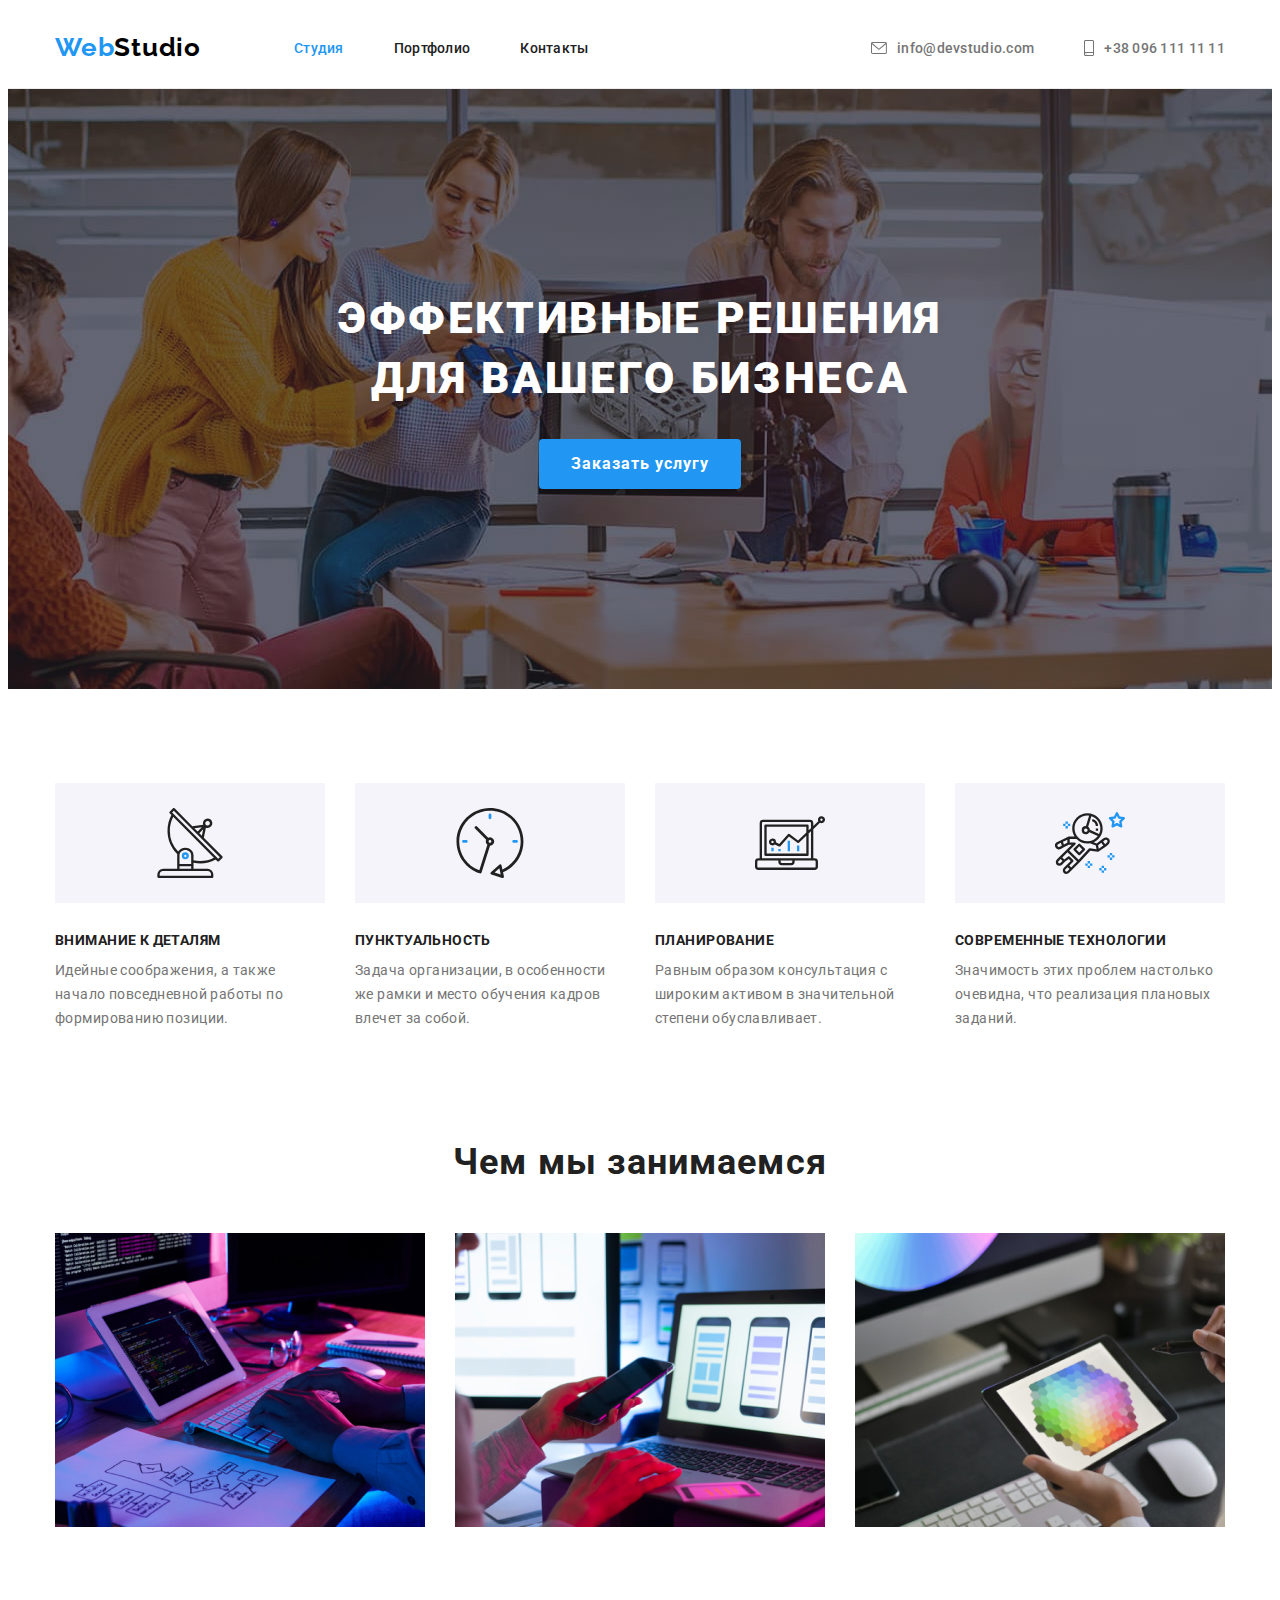
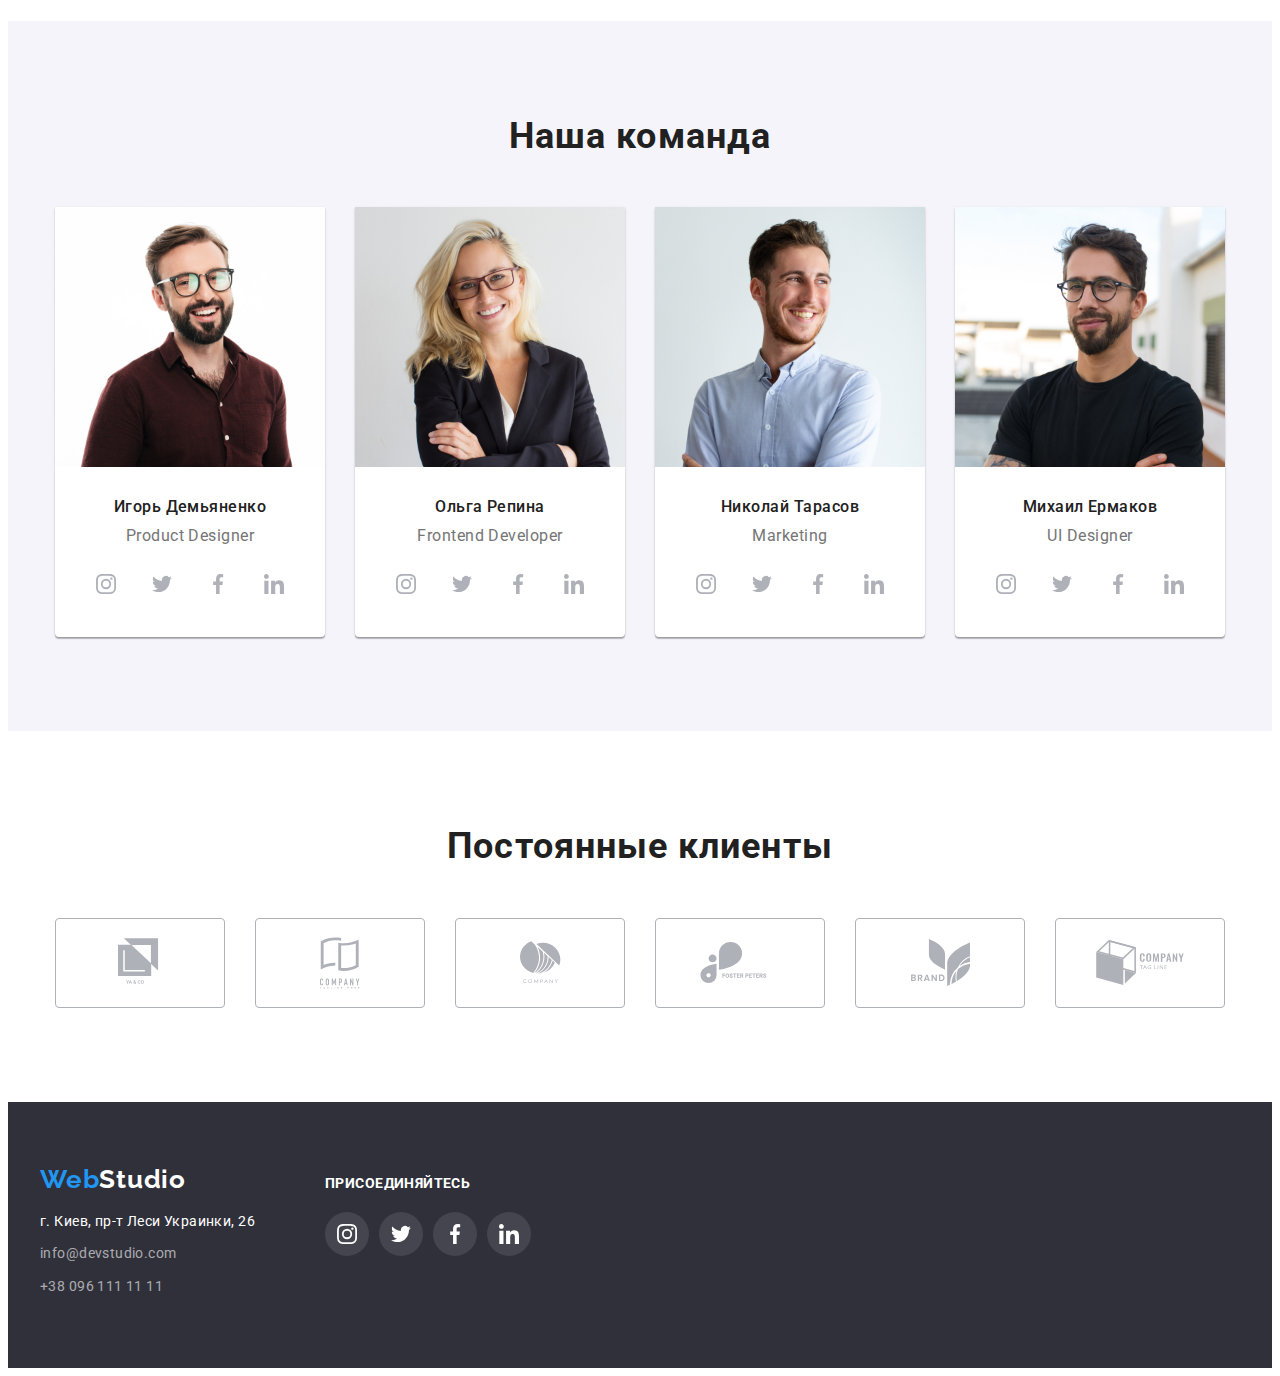
<file: index.html>
<!DOCTYPE html>
<html lang="ru">
<head>
    <meta charset="UTF-8">
    <meta name="viewport" content="width=device-width, initial-scale=1.0">
    <title>WebStudio</title>
    <link rel="preconnect" href="https://fonts.gstatic.com">
    <link href="https://fonts.googleapis.com/css2?family=Raleway:wght@700&family=Roboto:wght@400;500;700;900&display=swap"
        rel="stylesheet">
        <link rel="stylesheet" href="https://cdnjs.cloudflare.com/ajax/libs/modern-normalize/1.0.0/modern-normalize.min.css"
            integrity="sha512-ISS7cAi1PEhQ8jnbJpJZMd29NlhNj4AWYyLOSp2CE/CsHxTCu+r+t0D2yoJudVrd0/8fTVPUVDzY5Tvli75u/g=="
            crossorigin="anonymous" />
    <link rel="stylesheet" href="./css/styles.css">

</head>
<body>
    <header class="header">
        <div class="container main-nav">
            <nav class="main-nav">
                <a href="/" class="mainlogo"> <span class="logo">Web</span>Studio </a>

                <ul class="site-nav list">               
                    <li class="item">
                        <a href="./index.html" class="link current">Студия</a>
                    </li>
                    <li class="item">
                        <a href="./portfolio.html" class="link">Портфолио</a>
                    </li>
                    <li class="item">
                        <a href="#" class="link">Контакты</a>
                    </li>
                </ul>
            </nav>
            <ul class="nav-contact list">
                <li class="item">
                    <a href="mailto:info@devstudio.com" class="contact-link">
                        <svg class="iconteam contact" width="16" height="12">
                            <use href="./images/symbol-defs.svg#icon-envelope"></use>
                        </svg>
                        info@devstudio.com</a>
                </li>
                <li class="item">
                    <a href="tel:+380961111111" class="contact-link">
                        <svg class="iconteam contact" width="10" height="16">
                            <use href="./images/symbol-defs.svg#icon-smartphone"></use>
                        </svg>
                        +38 096 111 11 11
                    </a>
                </li>
            </ul>
        </div>
    </header>

    <main>
         <section class="hero">
            <h1 class="hero-title">Эффективные решения <br/>для вашего бизнеса</h1>
            <a href="#" class="hero-link">Заказать услугу</a>
        </section>
       
        <section class="section features">
            <div class="container">
                <h2 class="visually-hidden">Особенности</h2>
                <ul class="list features">
                    <li class="item icon-antenna">
                        <div class="logocontainer">
                        <svg class="logofeatures" width="70" height="70">
                            <use href="./images/symbol-defs.svg#icon-antenna"></use>
                        </svg>
                        </div>
                        <h3 class="features-title">Внимание к деталям</h3>
                        <p class="text">Идейные соображения, а также начало повседневной работы по формированию позиции.</p>
                    </li>
                    <li class="item icon-clokc">
                        <div class="logocontainer">
                            <svg class="logofeatures" width="70" height="70">
                                <use href="./images/symbol-defs.svg#icon-clock"></use>
                            </svg>
                        </div>
                        <h3 class="features-title">Пунктуальность</h3>
                        <p class="text">
                            Задача организации, в особенности же рамки и место обучения кадров влечет за собой.
                        </p>
                    </li>
                    <li class="item icon-diagram">
                        <div class="logocontainer">
                            <svg class="logofeatures" width="70" height="70">
                                <use href="./images/symbol-defs.svg#icon-diagram"></use>
                            </svg>
                        </div>
                        <h3 class="features-title">Планирование</h3>
                        <p class="text">
                            Равным образом консультация с широким активом в значительной степени обуславливает.
                        </p>
                    </li>
                    <li class="item icon-astronaut">
                        <div class="logocontainer">
                            <svg class="logofeatures" width="70" height="70">
                                <use href="./images/symbol-defs.svg#icon-astronaut"></use>
                            </svg>
                        </div>
                        <h3 class="features-title">Современные технологии</h3>
                        <p class="text">
                            Значимость этих проблем настолько очевидна, что реализация плановых заданий.
                        </p>
                    </li>
                </ul>
            </div>
            
        </section>
        <section class="section  paddingtop">
            <div class="container">
                <h2 class="section-title">Чем мы занимаемся</h2>
                <ul class="features list">
                    <li class="item-img">
                        <img src="./images/box1.jpg" alt="photo" width="370" class="photo">
                    </li>
                    <li class="item-img">
                        <img src="./images/box2.jpg" alt="photo" width="370" class="photo">
                    </li>
                    <li class="item-img">
                        <img src="./images/box3.jpg" alt="photo" width="370" class="photo">
                    </li>
                </ul>
            </div>
        </section>
        <section class="section team">
            <div class="container">
                <h2 class="section-title">Наша команда</h2>
                <ul class="features list">
                    <li class="item team-ietm">
                        <img src="./images/igor.jpg" alt="photo-igor" width="270" class="photo">
                        <div class="team-text">
                            <h3 class="name-title">Игорь Демьяненко</h3>
                            <p lang="en" class="text">Product Designer</p>
                            <ul class="list team-contacts">
                                <li class="social-item">
                                    <a href="#" class="social-link">
                                        <svg class="iconteam" width="20" height="20">
                                            <use href="./images/symbol-defs.svg#icon-inst"></use>
                                        </svg>
                                    </a>
                                </li>
                                <li class="social-item">
                                    <a href="#" class="social-link">
                                        <svg class="iconteam" width="20" height="20">
                                            <use href="./images/symbol-defs.svg#icon-twit"></use>
                                        </svg>
                                    </a>
                                </li>
                                <li class="social-item">
                                    <a href="#" class="social-link">
                                        <svg class="iconteam" width="20" height="20">
                                            <use href="./images/symbol-defs.svg#icon-fb"></use>
                                        </svg>
                                    </a>
                                </li>
                                <li class="social-item">
                                    <a href="#" class="social-link">
                                        <svg class="iconteam" width="20" height="20">
                                            <use href="./images/symbol-defs.svg#icon-ln"></use>
                                        </svg>
                                    </a>
                                </li>
                            </ul>
                        </div>
                    </li>
                    <li class="item team-ietm">
                        <img src="./images/olga.jpg" alt="photo-olga" width="270" class="photo">
                        <div class="team-text">
                            <h3 class="name-title">Ольга Репина</h3>
                            <p lang="en" class="text">Frontend Developer</p>
                            <ul class="list team-contacts">
                                <li class="social-item">
                                    <a href="#" class="social-link">
                                        <svg class="iconteam" width="20" height="20">
                                            <use href="./images/symbol-defs.svg#icon-inst"></use>
                                        </svg>
                                    </a>
                                </li>
                                <li class="social-item">
                                    <a href="#" class="social-link">
                                        <svg class="iconteam" width="20" height="20">
                                            <use href="./images/symbol-defs.svg#icon-twit"></use>
                                        </svg>
                                    </a>
                                </li>
                                <li class="social-item">
                                    <a href="#" class="social-link">
                                        <svg class="iconteam" width="20" height="20">
                                            <use href="./images/symbol-defs.svg#icon-fb"></use>
                                        </svg>
                                    </a>
                                </li>
                                <li class="social-item">
                                    <a href="#" class="social-link">
                                         <svg class="iconteam" width="20" height="20">
                                            <use href="./images/symbol-defs.svg#icon-ln"></use>
                                        </svg>
                                    </a>
                                </li>
                            </ul>
                        </div>

                    </li>
                    <li class="item team-ietm">
                        <img src="./images/nikolay.jpg" alt="photo-nikolay" width="270" class="photo">
                        <div class="team-text">
                            <h3 class="name-title">Николай Тарасов</h3>
                            <p lang="en" class="text">Marketing</p>
                            <ul class="list team-contacts">
                                <li class="social-item">
                                    <a href="#" class="social-link">
                                        <svg class="iconteam" width="20" height="20">
                                            <use href="./images/symbol-defs.svg#icon-inst"></use>
                                        </svg>
                                    </a>
                                </li>
                                <li class="social-item">
                                    <a href="#" class="social-link">
                                        <svg class="iconteam" width="20" height="20">
                                            <use href="./images/symbol-defs.svg#icon-twit"></use>
                                        </svg>
                                    </a>
                                </li>
                                <li class="social-item">
                                    <a href="#" class="social-link">
                                        <svg class="iconteam" width="20" height="20">
                                            <use href="./images/symbol-defs.svg#icon-fb"></use>
                                        </svg>
                                    </a>
                                </li>
                                <li class="social-item">
                                    <a href="#" class="social-link">
                                        <svg class="iconteam" width="20" height="20">
                                            <use href="./images/symbol-defs.svg#icon-ln"></use>
                                        </svg>
                                    </a>
                                </li>
                            </ul>
                        </div>

                    </li>
                    <li class="item team-ietm">
                        <img src="./images/mihail.jpg" alt="photo-mihail" width="270" class="photo">
                        <div class="team-text">
                            <h3 class="name-title">Михаил Ермаков</h3>
                            <p lang="en" class="text">UI Designer</p>
                            <ul class="list team-contacts">
                                <li class="social-item">
                                    <a href="#" class="social-link">
                                        <svg class="iconteam" width="20" height="20">
                                            <use href="./images/symbol-defs.svg#icon-inst"></use>
                                        </svg>
                                    </a>
                                </li>
                                <li class="social-item">
                                    <a href="#"  class="social-link">
                                        <svg class="iconteam" width="20" height="20">
                                            <use href="./images/symbol-defs.svg#icon-twit"></use>
                                        </svg>
                                    </a>
                                </li>
                                <li class="social-item">
                                    <a href="#" class="social-link">
                                        <svg class="iconteam" width="20" height="20">
                                            <use href="./images/symbol-defs.svg#icon-fb"></use>
                                        </svg>
                                    </a>
                                </li>
                                <li class="social-item">
                                    <a href="#" class="social-link">
                                        <svg class="iconteam" width="20" height="20">
                                            <use href="./images/symbol-defs.svg#icon-ln"></use>
                                        </svg>
                                    </a>
                                </li>
                            </ul>
                        </div>

                    </li>
                </ul>
            </div>
        </section>
        <section class="section client">
            <div class="container">
                <h2 class="section-title">Постоянные клиенты</h2>
                <ul class="list client">
                    <li class="client-item">
                        <a href="#" class="clientlink">
                            <svg class="logoclient" width="44.27" height="49.23">
                                <use href="./images/symbol-defs.svg#icon-logoya"></use>
                            </svg>
                        </a>
                    </li>
                    <li class="client-item">
                        <a href="#" class="clientlink">
                            <svg class="logoclient" width="40" height="52">
                                <use href="./images/symbol-defs.svg#icon-logotag"></use>
                            </svg>
                        </a>
                    </li>
                    <li class="client-item">
                        <a href="#" class="clientlink">
                            <svg class="logoclient" width="41" height="42.6">
                                <use href="./images/symbol-defs.svg#icon-logocompany"></use>
                            </svg>
                        </a>
                    </li>
                    <li class="client-item">
                        <a href="#" class="clientlink">
                            <svg class="logoclient" width="79.66" height="42">
                                <use href="./images/symbol-defs.svg#icon-logofoster"></use>
                            </svg>
                        </a>
                    </li>
                    <li class="client-item">
                        <a href="#" class="clientlink">
                            <svg class="logoclient" width="59" height="47">
                                <use href="./images/symbol-defs.svg#icon-logobrand"></use>
                            </svg>
                        </a>
                    </li>
                    <li class="client-item">
                        <a href="#" class="clientlink">
                            <svg class="logoclient" width="88.48" height="45.44">
                                <use href="./images/symbol-defs.svg#icon-logotagline"></use>
                            </svg>
                        </a>
                    </li>
                    
                </ul>
            </div>
        </section>
    </main>

    <footer class="footer">
        <div class="container footeroll">
                <div class="footer-container adress">
                    <a href="/" class="mainlogo"> <span class="logo">Web</span>Studio </a>
                    <address class="adress">
                        <p class="adress-text"> г. Киев, пр-т Леси Украинки, 26 </p>
                        <ul class="list">
                            <li class="footer-item">
                                <a href="mailto:info@devstudio.com" class="footer-link">info@devstudio.com</a>
                            </li>
                            <li class="footer-item">
                                <a href="tel:+380961111111" class="footer-link tel">+38 096 111 11 11</a>
                            </li>
                        </ul>
                    </address>
                </div>
                <div class="footer-container social">
                    <p class="social-title">присоединяйтесь</p>
                    <ul class="list social">
                        <li class="social-item socialmain">
                            <a href="#" class="social-link socialmain">
                                <svg class="iconteam" width="20" height="20">
                                    <use href="./images/symbol-defs.svg#icon-inst"></use>
                                </svg>
                            </a>
                        </li>
                        <li class="social-item socialmain">
                            <a href="#" class="social-link socialmain">
                                <svg class="iconteam" width="20" height="20">
                                    <use href="./images/symbol-defs.svg#icon-twit"></use>
                                </svg>
                            </a>
                        </li>
                        <li class="social-item socialmain">
                            <a href="#" class="social-link socialmain">
                                <svg class="iconteam" width="20" height="20">
                                    <use href="./images/symbol-defs.svg#icon-fb"></use>
                                </svg>
                            </a>
                        </li>
                        <li class="social-item socialmain">
                            <a href="#" class="social-link socialmain">
                                <svg class="iconteam" width="20" height="20">
                                    <use href="./images/symbol-defs.svg#icon-ln"></use>
                                </svg>
                            </a>
                        </li>
                    </ul>
                </div>
            </div>  
    </footer>
</body>
</html>
</file>
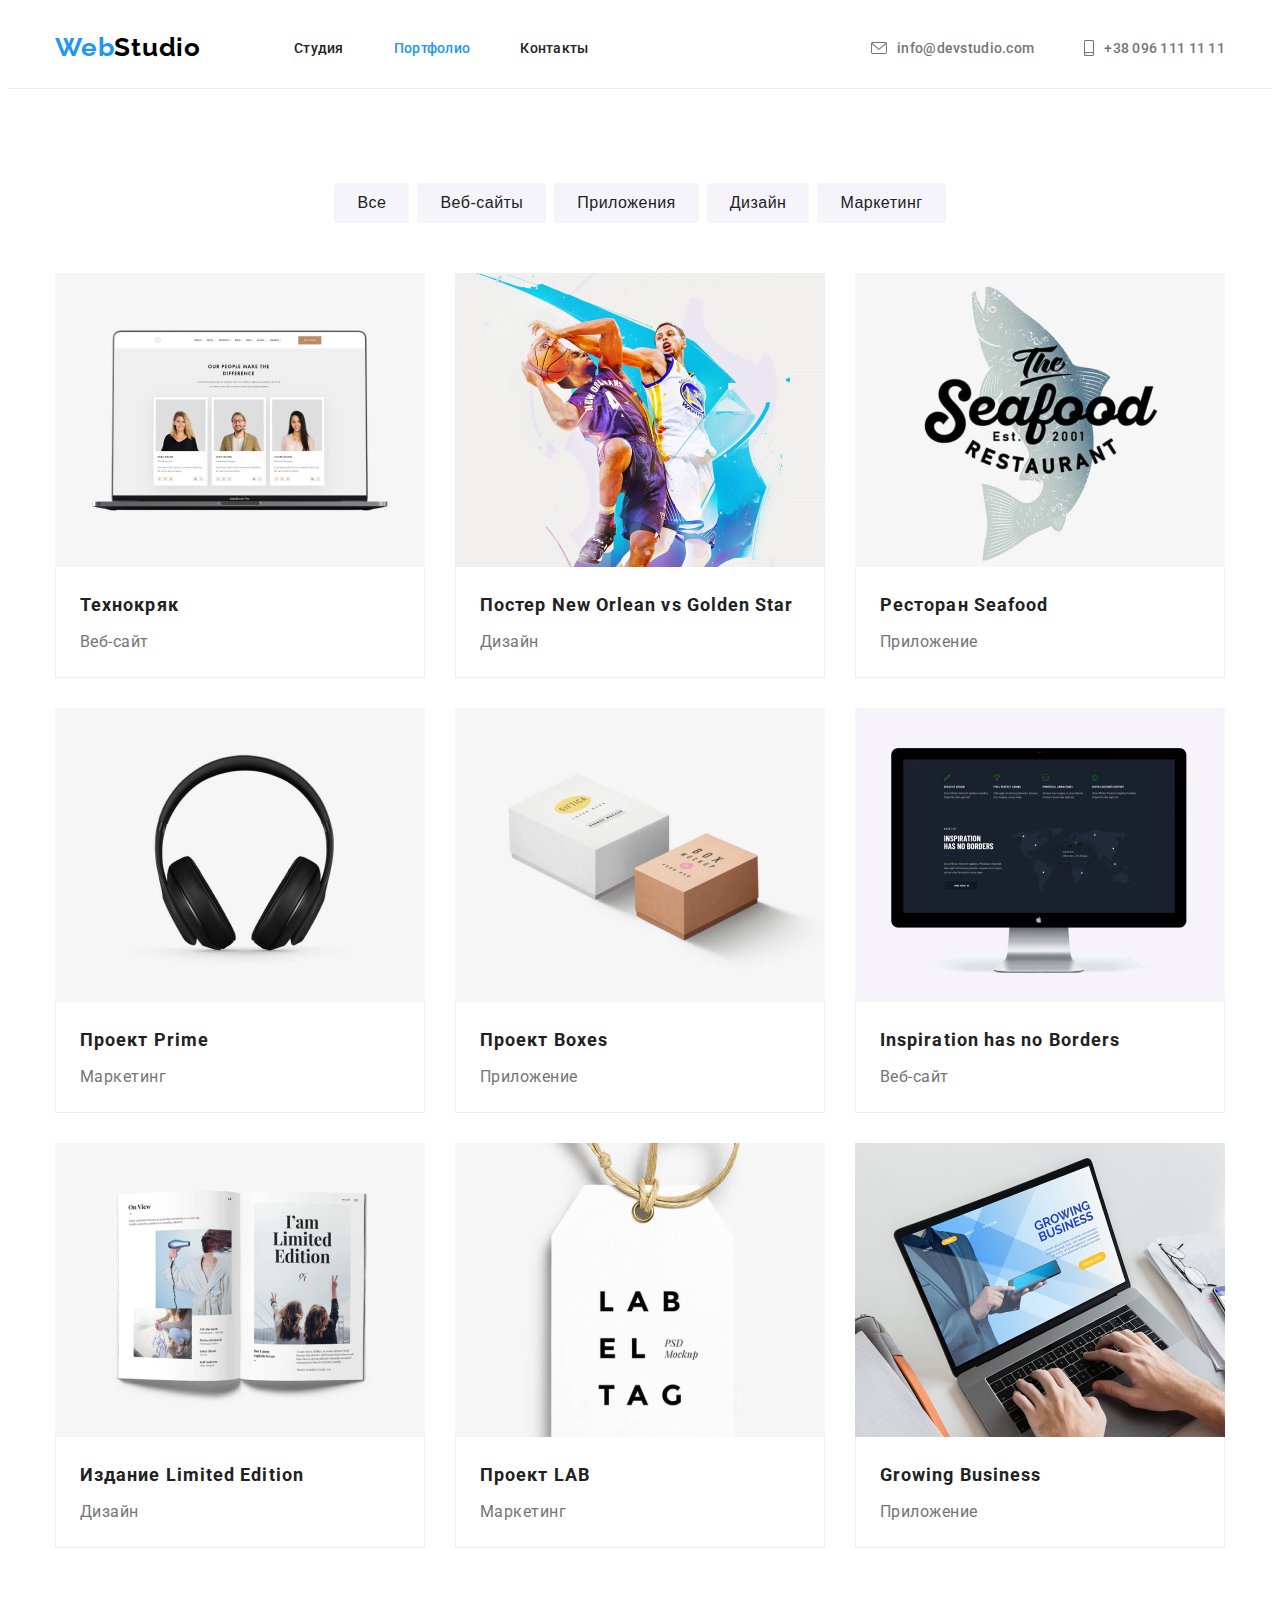
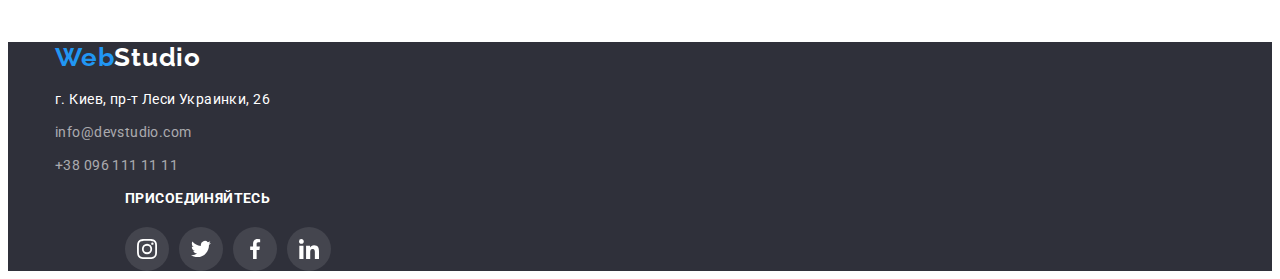
<file: portfolio.html>
<!DOCTYPE html>
<html lang="ru">
<head>
    <meta charset="UTF-8">
    <meta name="viewport" content="width=device-width, initial-scale=1.0">
    <title>WebStudio</title>
    <link rel="preconnect" href="https://fonts.gstatic.com">
    <link href="https://fonts.googleapis.com/css2?family=Raleway:wght@700&family=Roboto:wght@400;500;700;900&display=swap"
        rel="stylesheet">
        <link rel="stylesheet" href="https://cdnjs.cloudflare.com/ajax/libs/modern-normalize/1.0.0/modern-normalize.min.css"
            integrity="sha512-ISS7cAi1PEhQ8jnbJpJZMd29NlhNj4AWYyLOSp2CE/CsHxTCu+r+t0D2yoJudVrd0/8fTVPUVDzY5Tvli75u/g=="
            crossorigin="anonymous" />
    <link rel="stylesheet" href="./css/styles.css">
    
</head>
<body>
    <header class="header">
        <div class="container main-nav">
            <nav class="main-nav">
                <a href="/" class="mainlogo"> <span class="logo">Web</span>Studio </a>
    
                <ul class="site-nav list">
                    <li class="item">
                        <a href="./index.html" class="link">Студия</a>
                    </li>
                    <li class="item">
                        <a href="./portfolio.html" class="link current">Портфолио</a>
                    </li>
                    <li class="item">
                        <a href="#" class="link">Контакты</a>
                    </li>
                </ul>
            </nav>
            <ul class="nav-contact list">
                <li class="item">
                    <a href="mailto:info@devstudio.com" class="contact-link">
                        <svg class="iconteam contact" width="16" height="12">
                            <use href="./images/symbol-defs.svg#icon-envelope"></use>
                        </svg>
                        info@devstudio.com</a>
                </li>
                <li class="item">
                    <a href="tel:+380961111111" class="contact-link">
                        <svg class="iconteam contact" width="10" height="16">
                            <use href="./images/symbol-defs.svg#icon-smartphone"></use>
                        </svg>
                        +38 096 111 11 11
                    </a>
                </li>
            </ul>
        </div>
    </header>
        
        <main>
            <section class="section">
                <div class="container">
                    <h1 class="visually-hidden">Портфолио</h1>
                    <ul class="list btn">
                        <li class="item"><button type="button" class="button">Все</button></li>
                        <li class="item"><button type="button" class="button">Веб-сайты</button></li>
                        <li class="item"><button type="button" class="button">Приложения</button></li>
                        <li class="item"><button type="button" class="button">Дизайн</button></li>
                        <li class="item"><button type="button" class="button">Маркетинг</button></li>
                    </ul>

                    <ul class="features list">
                        <li class="project">
                            <a href="#" class="link-project">
                                <img src="./images/tehnoproject.jpg" alt="img" width="370" class="image"">
                                <div class="project-box">
                                    <h2 class="project-title">Технокряк</h2>
                                    <p class="project-text">Веб-сайт</p>
                                </div>
                            </a>
                        </li>
                        <li class="project">
                            <a href="#" class="link-project">
                                <img src="./images/starproject.jpg" alt="img" width="370" class="image"">
                                <div class="project-box">
                                    <h2 class="project-title">Постер New Orlean vs Golden Star</h2>
                                    <p class="project-text">Дизайн</p>
                                </div>
                            </a>
                        </li>
                        <li class="project">
                            <a href="#" class="link-project">
                                <img src="./images/seafoodproject.jpg" alt="img" width="370" class="image">
                                <div class="project-box">
                                    <h2 class="project-title">Ресторан Seafood</h2>
                                    <p class="project-text">Приложение</p>
                                </div>
                            </a>
                        </li>
                        <li class="project">
                            <a href="#" class="link-project">
                                <img src="./images/primeproject.jpg" alt="img" width="370" class="image">
                                <div class="project-box">
                                    <h2 class="project-title">Проект Prime</h2>
                                    <p class="project-text">Маркетинг</p>
                                </div>
                            </a>
                        </li>
                        <li class="project">
                            <a href="#" class="link-project">
                                <img src="./images/boxproject.jpg" alt="img" width="370" class="image"">
                                <div class="project-box">
                                    <h2 class="project-title">Проект Boxes</h2>
                                    <p class="project-text">Приложение</p>
                                </div>
                            </a>
                        </li>
                        <li class="project">
                            <a href="#" class="link-project">
                                <img src="./images/nobordersproject.jpg" alt="img" width="370" class="image">
                                <div class="project-box">
                                    <h2 class="project-title">Inspiration has no Borders</h2>
                                    <p class="project-text">Веб-сайт</p>
                                </div>
                            </a>
                        </li>
                        <li class="project">
                            <a href="#" class="link-project">
                                <img src="./images/limitedproject.jpg" alt="img" width="370" class="image">
                                <div class="project-box">
                                    <h2 class="project-title">Издание Limited Edition</h2>
                                    <p class="project-text">Дизайн</p>
                                </div>
                            </a>
                        </li>
                        <li class="project">
                            <a href="#" class="link-project">
                                <img src="./images/labproject.jpg" alt="img" width="370" class="image">
                                <div class="project-box">
                                    <h2 class="project-title">Проект LAB</h2>
                                    <p class="project-text">Маркетинг</p>
                                </div>
                            </a>
                        </li>
                        <li class="project">
                            <a href="#" class="link-project">
                                <img src="./images/businessproject.jpg" alt="img" width="370" class="image">
                                <div class="project-box">
                                    <h2 class="project-title">Growing Business</h2>
                                    <p class="project-text">Приложение</p>
                                </div>
                            </a>
                        </li>
                    
                    </ul>
                </div>
            </section>
        </main>
        
    <footer class="footer">
        <div class="container footer">
            <div class="footer-container adress">
                <a href="/" class="mainlogo"> <span class="logo">Web</span>Studio </a>
                <address class="adress">
                    <p class="adress-text"> г. Киев, пр-т Леси Украинки, 26 </p>
                    <ul class="list">
                        <li class="footer-item">
                            <a href="mailto:info@devstudio.com" class="footer-link">info@devstudio.com</a>
                        </li>
                        <li class="footer-item">
                            <a href="tel:+380961111111" class="footer-link tel">+38 096 111 11 11</a>
                        </li>
                    </ul>
                </address>
            </div>
            <div class="footer-container social">
                <h3 class="social-title">присоединяйтесь</h3>
                <ul class="list social">
                    <li class="social-item socialmain">
                        <a href="#" class="social-link socialmain">
                            <svg class="iconteam" width="20" height="20">
                                <use href="./images/symbol-defs.svg#icon-inst"></use>
                            </svg>
                        </a>
                    </li>
                    <li class="social-item socialmain">
                        <a href="#" class="social-link socialmain">
                            <svg class="iconteam" width="20" height="20">
                                <use href="./images/symbol-defs.svg#icon-twit"></use>
                            </svg>
                        </a>
                    </li>
                    <li class="social-item socialmain">
                        <a href="#" class="social-link socialmain">
                            <svg class="iconteam" width="20" height="20">
                                <use href="./images/symbol-defs.svg#icon-fb"></use>
                            </svg>
                        </a>
                    </li>
                    <li class="social-item socialmain">
                        <a href="#" class="social-link socialmain">
                            <svg class="iconteam" width="20" height="20">
                                <use href="./images/symbol-defs.svg#icon-ln"></use>
                            </svg>
                        </a>
                    </li>
                </ul>
            </div>
        </div>
    </footer>

</body>
</html>
</file>
<file: css/styles.css>
html {
  box-sizing: border-box;
}
*,
*::before,
*::after {
  box-sizing: inherit;
}
:root {
  --primary-text-color: #757575;
  --title-text-color: #212121;
  --accent-color: #2196f3;
  --background-col: #2f303a;
  --background-team: #f5f4fa;
  --primary-bg-color: #ffffff;
  --icon-color: #afb1b8;
}

body {
  color: var(--primary-text-color);
  background-color: var(--primary-bg-color);
  font-family: 'Roboto', sans-serif;
}
.list {
  list-style: none;
  margin: 0;
  padding: 0;
}
.link {
  text-decoration: none;
  color: var(--title-text-color);
}
.section {
  padding-bottom: 94px;
  padding-top: 94px;
}
.section.paddingtop {
  padding-top: 0px;
}
.container {
  margin-left: auto;
  margin-right: auto;
  width: 1200px;
  padding: 0 15px;
}
/* HEDER */
.header {
  border-bottom: 1px solid #ececec;
}
/* logo */

.mainlogo {
  display: block;

  font-family: Raleway, sans-serif;
  font-weight: 700;
  font-size: 26px;
  line-height: 1.2;
  letter-spacing: 0.03em;
  text-decoration: none;
  color: #000000;
}
.logo {
  color: var(--accent-color);
}
/* nav decoration */

.main-nav {
  display: flex;
  align-items: center;
}

.site-nav {
  display: flex;
  margin-left: 93px;

  font-weight: 500;
  font-size: 14px;
  line-height: 1.15;
  letter-spacing: 0.02em;
}
.site-nav .item + .item {
  margin-left: 50px;
}

.site-nav .link {
  display: block;
  padding-bottom: 32px;
  padding-top: 32px;
}

.site-nav .link:hover,
.site-nav .link:focus {
  color: var(--accent-color);
}

.site-nav .link.current {
  color: var(--accent-color);
}
/* contact decoration */
.nav-contact {
  display: flex;
  margin-left: auto;
}
.nav-contact .item + .item {
  margin-left: 50px;
}
.contact-link {
  display: flex;
  align-items: center;
  font-weight: 500;
  font-size: 14px;
  line-height: 1.15;
  letter-spacing: 0.02em;
  text-decoration: none;
  color: var(--primary-text-color);
}

.nav-contact .contact-link:focus,
.nav-contact .contact-link:hover {
  color: var(--accent-color);
}
.iconteam.contact {
  margin-right: 10px;
}

/* hero!!!!!!! */
.hero {
  padding-top: 200px;
  margin-left: auto;
  margin-right: auto;
  max-width: 1600px;
  min-height: 600px;
  text-align: center;
  background-color: var(--background-col);
  color: var(--primary-bg-color);
  background-image: linear-gradient(
      to right,
      rgba(47, 48, 58, 0.4),
      rgba(47, 48, 58, 0.4)
    ),
    url(../images/background.jpg);
  background-repeat: no-repeat;
  background-position: center;
}
.hero-title {
  margin-top: 0;
  margin-bottom: 30px;
  text-transform: uppercase;
  font-weight: 900;
  font-size: 44px;
  line-height: 1.36;
  letter-spacing: 0.06em;
}
.hero-link {
  display: inline-block;
  padding: 10px 32px;
  border-radius: 4px;
  background-color: var(--accent-color);
  text-decoration: none;
  box-shadow: 0px 4px 4px rgba(0, 0, 0, 0.15);

  color: var(--primary-bg-color);
  font-weight: 700;
  font-size: 16px;
  line-height: 1.87;
  letter-spacing: 0.06em;
}

/* features */
.features {
  display: flex;
  flex-wrap: wrap;
}

.features .item {
  display: block;
  width: 270px;
  margin-right: 30px;
}
.logocontainer {
  display: flex;
  justify-content: center;
  align-items: center;
  margin-bottom: 30px;
  height: 120px;
  background-color: var(--background-team);
}

.list.features .item.icon-antenna::before {
  background-image: url(../images/antenna.svg);
}

.list.features .item.icon-clokc::before {
  background-image: url(../images/clock.svg);
}

.list.features .item.icon-diagram::before {
  background-image: url(../images/diagram.svg);
}

.list.features .item.icon-astronaut::before {
  background-image: url(../images/astronaut.svg);
}

.features .item:nth-child(4n) {
  margin-right: 0;
}
.section-title {
  margin-top: 0;
  margin-bottom: 50px;
  text-align: center;

  color: var(--title-text-color);
  font-weight: 700;
  font-size: 36px;
  line-height: 1.17;
  letter-spacing: 0.03em;
}

.features-title {
  margin-top: 0;
  margin-bottom: 10px;
  color: var(--title-text-color);
  text-transform: uppercase;
  font-weight: 700;
  font-size: 14px;
  line-height: 1.14;
  letter-spacing: 0.03em;
}

.text {
  margin-top: 0;
  margin-bottom: 0;
  font-weight: 400;
  font-size: 14px;
  line-height: 1.71;
  letter-spacing: 0.03em;
  margin-bottom: 16px;
}

/* Чем мы занимаемся */
.features .item-img {
  margin-right: 30px;
}
.features .item-img:nth-child(3n) {
  margin-right: 0;
}

.logofeatures {
}

/* our team */

.team {
  background-color: var(--background-team);
}
.team-ietm {
  background: #ffffff;
  border-radius: 0 0 4px 4px;
  box-shadow: 0px 1px 3px rgba(0, 0, 0, 0.12), 0px 1px 1px rgba(0, 0, 0, 0.14),
    0px 2px 1px rgba(0, 0, 0, 0.2);
}
.team-text {
  padding-top: 30px;
  margin-bottom: 16px;
  text-align: center;
}

.team .text {
  font-weight: 400;
  font-size: 16px;
  line-height: 1.2;
  letter-spacing: 0.03em;
}

.name-title {
  margin-top: 0;
  margin-bottom: 10px;
  color: var(--title-text-color);
  font-weight: 500;
  font-size: 16px;
  line-height: 1.2;
  letter-spacing: 0.03em;
}
.team-contacts {
  display: flex;
  justify-content: center;
  margin-bottom: 30px;
}
.social-item {
  display: inline-flex;
  justify-content: center;
  align-items: center;
  border: 1px solid var(--primary-bg-color);
  border-radius: 50%;
}
.social-item + .social-item {
  margin-left: 10px;
}

.social-link {
  display: flex;
  border: 1px solid var(--primary-bg-color);
  border-radius: 50%;
  justify-content: center;
  align-items: center;
  width: 44px;
  height: 44px;
  color: var(--icon-color);
}

.social-link:focus,
.social-link:hover {
  background-color: var(--accent-color);
  color: var(--primary-bg-color);
  border: 1px solid transparent;
}
.photo {
  display: block;
}
.iconteam {
  fill: currentColor;
}

/* CLIENTS */
.list.client {
  display: inline-flex;
  justify-content: center;
  align-items: center;
}

.client-item {
  /* display: flex;
  justify-content: center;
  align-items: center; */
  width: 170px;
  height: 90px;
  border: 1px solid var(--icon-color);
  border-radius: 4px;
}
.client-item:hover,
.client-item:focus {
  border-color: var(--accent-color);
}
.client-item + .client-item {
  margin-left: 30px;
}

.clientlink {
  display: flex;
  justify-content: center;
  align-items: center;
  width: 100%;
  height: 100%;
  color: var(--icon-color);
}
.clientlink:focus,
.clientlink:hover {
  color: var(--accent-color);
}
.logoclient {
  fill: currentColor;
}

/* footer */
.footer {
  background-color: var(--background-col);
  color: var(--primary-bg-color);
}
.footeroll {
  display: flex;
  align-items: baseline;
  padding: 60px 0;
}
.footer-container + .footer-container {
  margin-left: 50px;
  padding-left: 20px;
}
.footer .mainlogo {
  display: inline-block;
  color: var(--primary-bg-color);
}

.adress {
  font-style: normal;
  font-weight: 400;
  font-size: 14px;
  line-height: 1.71;
  letter-spacing: 0.03em;
}
.adress-text {
  margin-bottom: 9px;
}
.footer-item {
  margin-bottom: 9px;
}
.footer-link {
  display: inline-block;
  text-decoration: none;
  color: rgb(255, 255, 255, 0.6);
}
.footer-link.tel {
  margin-bottom: 0;
}
.social-title {
  margin-bottom: 20px;
  font-weight: 700;
  font-size: 14px;
  line-height: 1.14;
  letter-spacing: 0.03em;
  text-transform: uppercase;
}
.social-item + .social-item {
  margin-left: 10px;
}

.social-item.socialmain {
  border: none;
}
.list.social {
  display: flex;
}
.social-link.socialmain {
  background: rgba(255, 255, 255, 0.1);
  color: var(--primary-bg-color);
  border-color: transparent;
}
.social-link.socialmain:hover,
.social-link.socialmain:focus {
  background-color: var(--accent-color);
}
/* ПОРТФОЛИО */

/* button */
.list.btn {
  display: flex;
  justify-content: center;
  text-align: center;
  margin-bottom: 50px;
}

.list.btn .item + .item {
  margin-left: 8px;
}
.button {
  border: 1px solid transparent;
  border-radius: 4px;
  padding: 6px 22px;

  font-weight: 500;
  font-size: 16px;
  line-height: 1.62;
  text-align: center;
  letter-spacing: 0.03em;

  color: var(--title-text-color);
  text-decoration: none;
  background-color: var(--background-team);
}
.button:hover,
.button:focus {
  color: var(--primary-bg-color);
  background-color: var(--accent-color);
}

/* cards */
.project:focus,
.project:hover {
  box-shadow: 0px 1px 1px rgba(0, 0, 0, 0.12), 0px 4px 4px rgba(0, 0, 0, 0.06),
    1px 4px 6px rgba(0, 0, 0, 0.16);
}

.features .project {
  width: 370px;
  margin-right: 30px;
  margin-bottom: 30px;
}
.features .project:nth-child(3n) {
  margin-right: 0;
}

.features .project:nth-last-child(-n + 3) {
  margin-bottom: 0;
}

.link-project {
  display: inline-block;
  text-decoration: none;
  color: var(--title-text-color);
}

.image {
  display: block;
}
.project-box {
  padding: 20px 24px;
  border: 1px solid #eeeeee;
  border-top: none;
}

.project-title {
  margin: 0 0 4px 0;
  text-decoration: none;
  font-weight: 700;
  font-size: 18px;
  line-height: 2;
  letter-spacing: 0.06em;
}

.project-text {
  margin-top: 0;
  margin-bottom: 0;

  color: var(--primary-text-color);
  font-weight: 400;
  font-size: 16px;
  line-height: 1.87;
  letter-spacing: 0.03em;
}

.visually-hidden {
  position: absolute;
  width: 1px;
  height: 1px;
  margin: -1px;
  border: 0;
  padding: 0;

  white-space: nowrap;
  clip-path: inset(100%);
  clip: rect(0 0 0 0);
  overflow: hidden;
}
</file>
